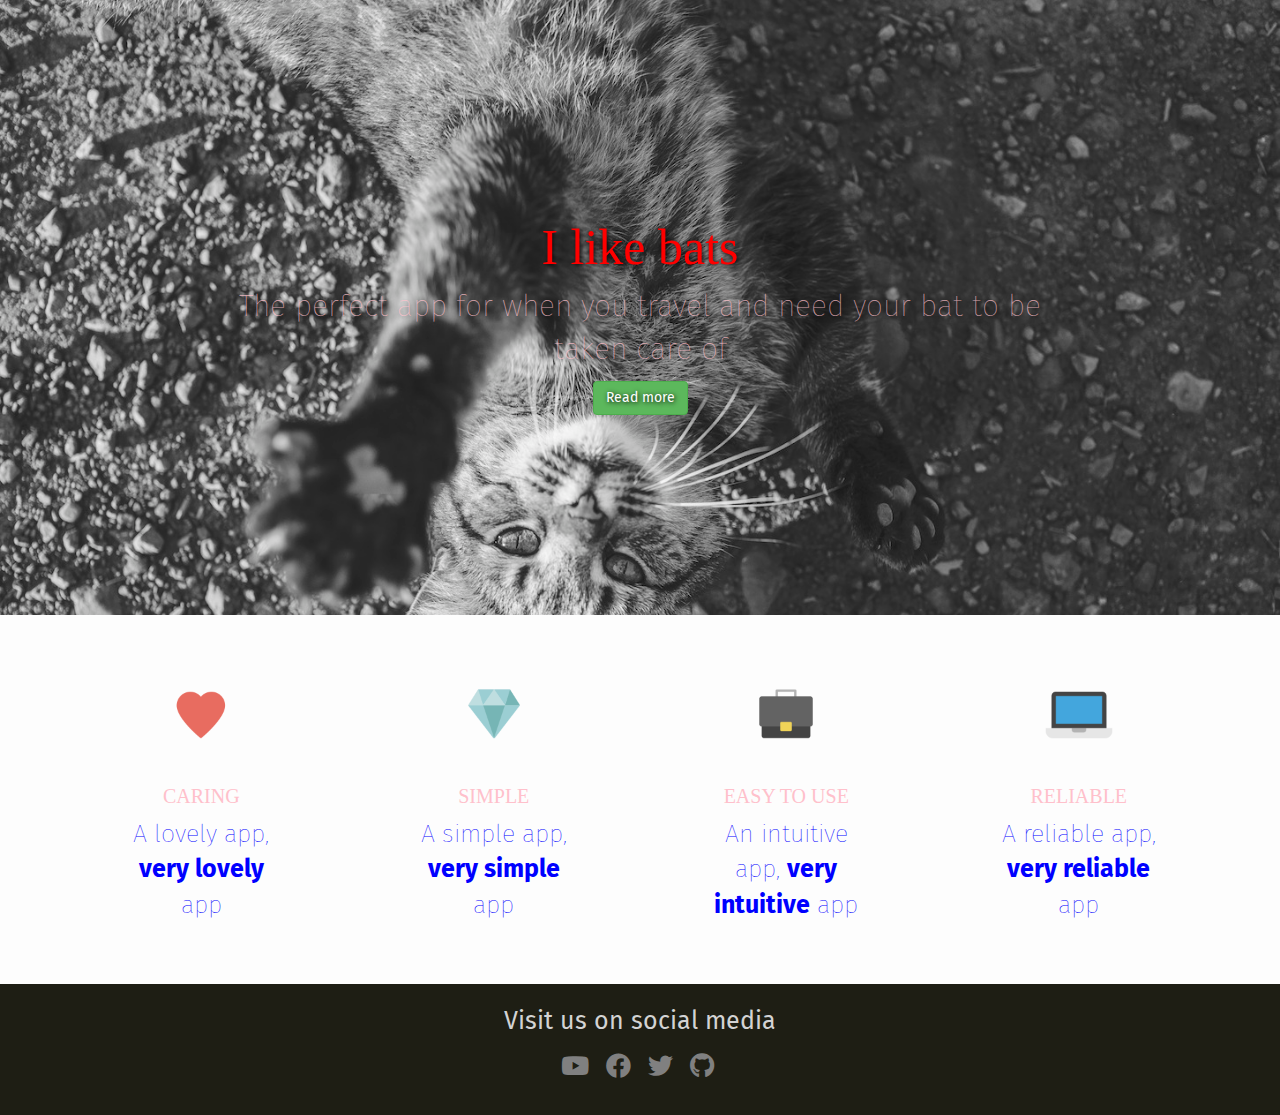
<file: index.html>
<html>
  <head>
    <meta charset="utf-8">
    <title>Watch my pet app</title>
    <head>
  <link href='style.css' rel='stylesheet'>
  <link href="https://fonts.googleapis.com/css?family=Fira+Sans&display=swap" rel="stylesheet">
  <link rel="stylesheet" href="https://use.fontawesome.com/releases/v5.5.0/css/all.css">
    <meta http-equiv="X-UA-Compatible" content="IE=edge">
  <meta name="viewport" content="width=device-width, initial-scale=1">
  <link rel="stylesheet" href="https://maxcdn.bootstrapcdn.com/bootstrap/3.3.7/css/bootstrap.min.css" integrity="sha384-BVYiiSIFeK1dGmJRAkycuHAHRg32OmUcww7on3RYdg4Va+PmSTsz/K68vbdEjh4u" crossorigin="anonymous">
  <link href='style.css' rel='stylesheet'>
</head>
 
  <body>
<div id="banner">
  <h1>I like bats</h1>
  <p>The perfect app for when you travel and need your bat to be taken care of</p>
  <a href="#" class="btn btn-success">Read more</a>
</div>

<div class="container">
  <div class="row">
<div class="col-xs-12 col-sm-6 col-md-3">
<div class="card">
  <img src="images/heart.png" alt="picture description" width="100">
  <h2>CARING</h2>
  <p>A lovely app, <strong>very lovely</strong> app</p>
</div>
</div>

<div class="col-xs-12 col-sm-6 col-md-3">
<div class="card">
  <img src="images/diamond.png" alt="picture description" width="100">
  <h2>SIMPLE</h2>
  <p>A simple app, <strong>very simple</strong> app</p>
</div>
</div>

<div class="col-xs-12 col-sm-6 col-md-3">
<div class="card">
  <img src="images/briefcase.png" alt="picture description" width="100">
  <h2>EASY TO USE</h2>
  <p>An intuitive app, <strong>very intuitive</strong> app</p>
</div>
</div>

<div class="col-xs-12 col-sm-6 col-md-3">
<div class="card">
  <img src="images/laptop.png" alt="picture description" width="100">
  <h2>RELIABLE</h2>
  <p>A reliable app, <strong>very reliable</strong> app</p>
</div>
</div>
</div>
</div>
<div id="footer">
  <p>Visit us on social media </p>
  <ul class="list-inline"> 
  <li><a href="#"><i class="fab fa-youtube"></i></a></li>
  <li><a href="#"><i class="fab fa-facebook"></i></a></li>
  <li><a href="#"><i class="fab fa-twitter"></i></a></li>
  <li><a href="#"><i class="fab fa-github"></i></a></li>
</ul>
</div>

  </body>
</html>
</file>
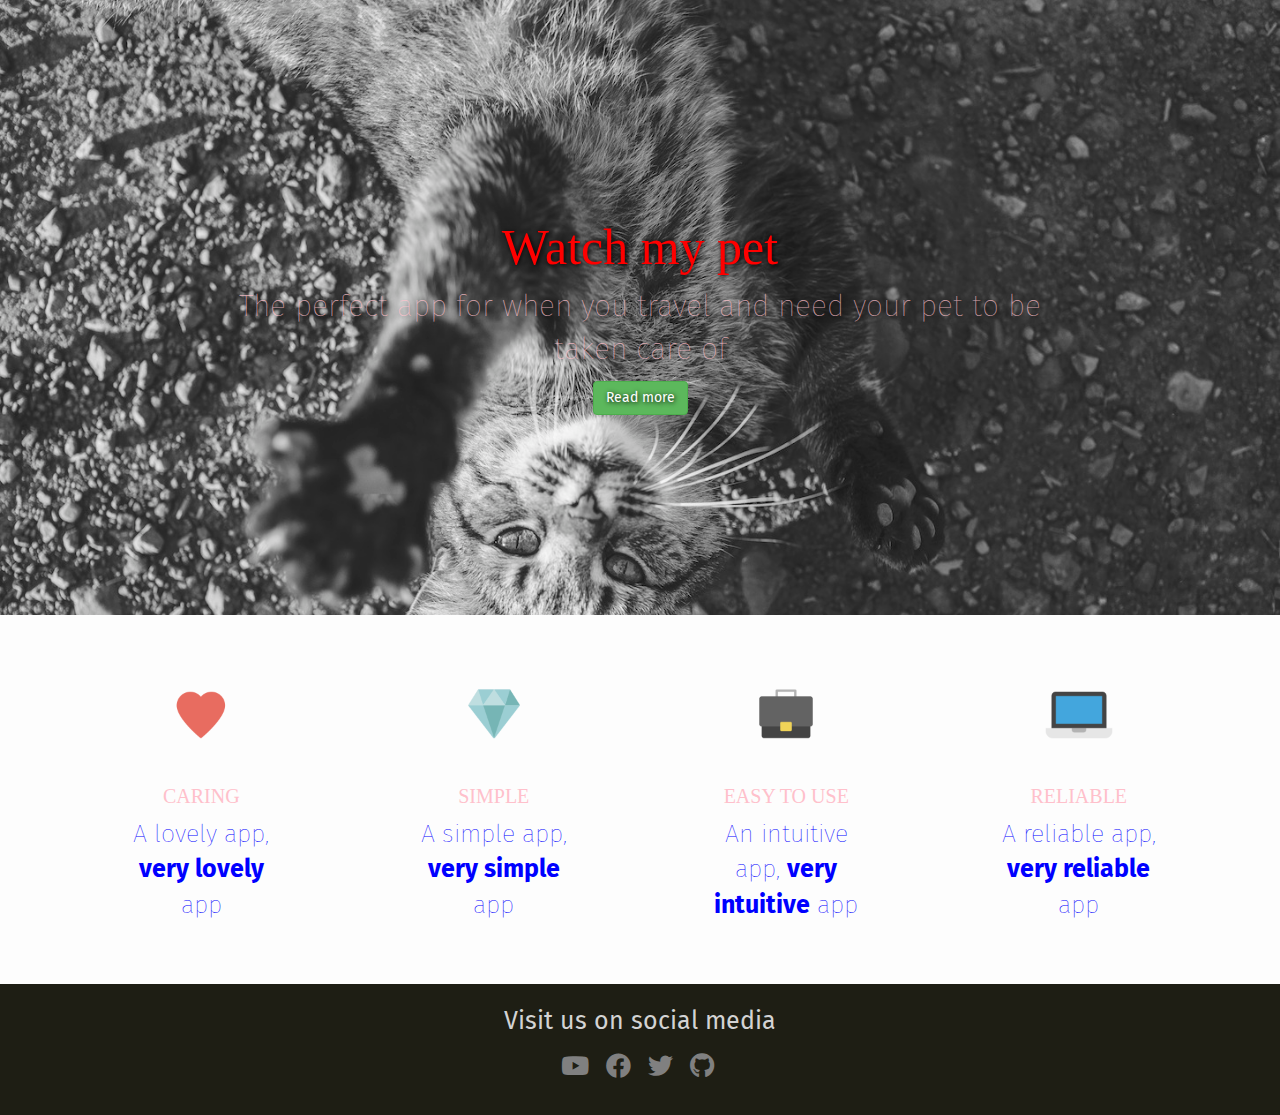
<file: landing/index.html>
<html>
  <head>
    <meta charset="utf-8">
    <title>Watch my pet app</title>
    <head>
  <link href='style.css' rel='stylesheet'>
  <link href="https://fonts.googleapis.com/css?family=Fira+Sans&display=swap" rel="stylesheet">
  <link rel="stylesheet" href="https://use.fontawesome.com/releases/v5.5.0/css/all.css">
    <meta http-equiv="X-UA-Compatible" content="IE=edge">
  <meta name="viewport" content="width=device-width, initial-scale=1">
  <link rel="stylesheet" href="https://maxcdn.bootstrapcdn.com/bootstrap/3.3.7/css/bootstrap.min.css" integrity="sha384-BVYiiSIFeK1dGmJRAkycuHAHRg32OmUcww7on3RYdg4Va+PmSTsz/K68vbdEjh4u" crossorigin="anonymous">
  <link href='style.css' rel='stylesheet'>
</head>
 
  <body>
<div id="banner">
  <h1>Watch my pet</h1>
  <p>The perfect app for when you travel and need your pet to be taken care of</p>
  <a href="#" class="btn btn-success">Read more</a>
</div>

<div class="container">
  <div class="row">
<div class="col-xs-12 col-sm-6 col-md-3">
<div class="card">
  <img src="images/heart.png" alt="picture description" width="100">
  <h2>CARING</h2>
  <p>A lovely app, <strong>very lovely</strong> app</p>
</div>
</div>

<div class="col-xs-12 col-sm-6 col-md-3">
<div class="card">
  <img src="images/diamond.png" alt="picture description" width="100">
  <h2>SIMPLE</h2>
  <p>A simple app, <strong>very simple</strong> app</p>
</div>
</div>

<div class="col-xs-12 col-sm-6 col-md-3">
<div class="card">
  <img src="images/briefcase.png" alt="picture description" width="100">
  <h2>EASY TO USE</h2>
  <p>An intuitive app, <strong>very intuitive</strong> app</p>
</div>
</div>

<div class="col-xs-12 col-sm-6 col-md-3">
<div class="card">
  <img src="images/laptop.png" alt="picture description" width="100">
  <h2>RELIABLE</h2>
  <p>A reliable app, <strong>very reliable</strong> app</p>
</div>
</div>
</div>
</div>
<div id="footer">
  <p>Visit us on social media </p>
  <ul class="list-inline"> 
  <li><a href="#"><i class="fab fa-youtube"></i></a></li>
  <li><a href="#"><i class="fab fa-facebook"></i></a></li>
  <li><a href="#"><i class="fab fa-twitter"></i></a></li>
  <li><a href="#"><i class="fab fa-github"></i></a></li>
</ul>
</div>

  </body>
</html>
</file>
<file: style.css>
/* style.css */
body{
  background: rgb(253,253,253);
  color: blue;
  font-size: 25px;
  font-family: 'Fira Sans', sans-serif;
  text-align:center; 
}
h1{
  font-family: 'Mansalva';
  color: red;
  font-weight: lighter;
  font-size: 50px;
}
h2 {
  font-family: 'Mansalva';
  color: pink;
  font-weight: lighter;
  font-size: 20px;
}
a {
  color: yellow;
}
a:hover {
  text-decoration: none;
  color: purple;
}
#banner{
  text-align: center;
  background-image: url("images/139H copy.jpg");
  background-size:cover;
  padding: 200px;
  color: red;
  text-shadow: 1px 1px 5px black;
}
#banner h1 {
  color: red;
  font-size: 50px;
}
#banner p {
  color: pink;
  opacity: 0.8;
  font-size: 30px;
  font-weight: lighter;
}
#footer{
  padding: 20px;
  background: rgb(30, 30, 20);
  color: lightgrey;

}
#footer a {
  color: grey;
}

#footer a:hover {
  color: white;
}
.card{
  padding: 50px;
  font-weight: lighter
}
</file>
<file: landing/style.css>
/* style.css */
body{
  background: rgb(253,253,253);
  color: blue;
  font-size: 25px;
  font-family: 'Fira Sans', sans-serif;
  text-align:center; 
}
h1{
  font-family: 'Mansalva';
  color: red;
  font-weight: lighter;
  font-size: 50px;
}
h2 {
  font-family: 'Mansalva';
  color: pink;
  font-weight: lighter;
  font-size: 20px;
}
a {
  color: yellow;
}
a:hover {
  text-decoration: none;
  color: purple;
}
#banner{
  text-align: center;
  background-image: url("images/139H copy.jpg");
  background-size:cover;
  padding: 200px;
  color: red;
  text-shadow: 1px 1px 5px black;
}
#banner h1 {
  color: red;
  font-size: 50px;
}
#banner p {
  color: pink;
  opacity: 0.8;
  font-size: 30px;
  font-weight: lighter;
}
#footer{
  padding: 20px;
  background: rgb(30, 30, 20);
  color: lightgrey;

}
#footer a {
  color: grey;
}

#footer a:hover {
  color: white;
}
.card{
  padding: 50px;
  font-weight: lighter
}
</file>
